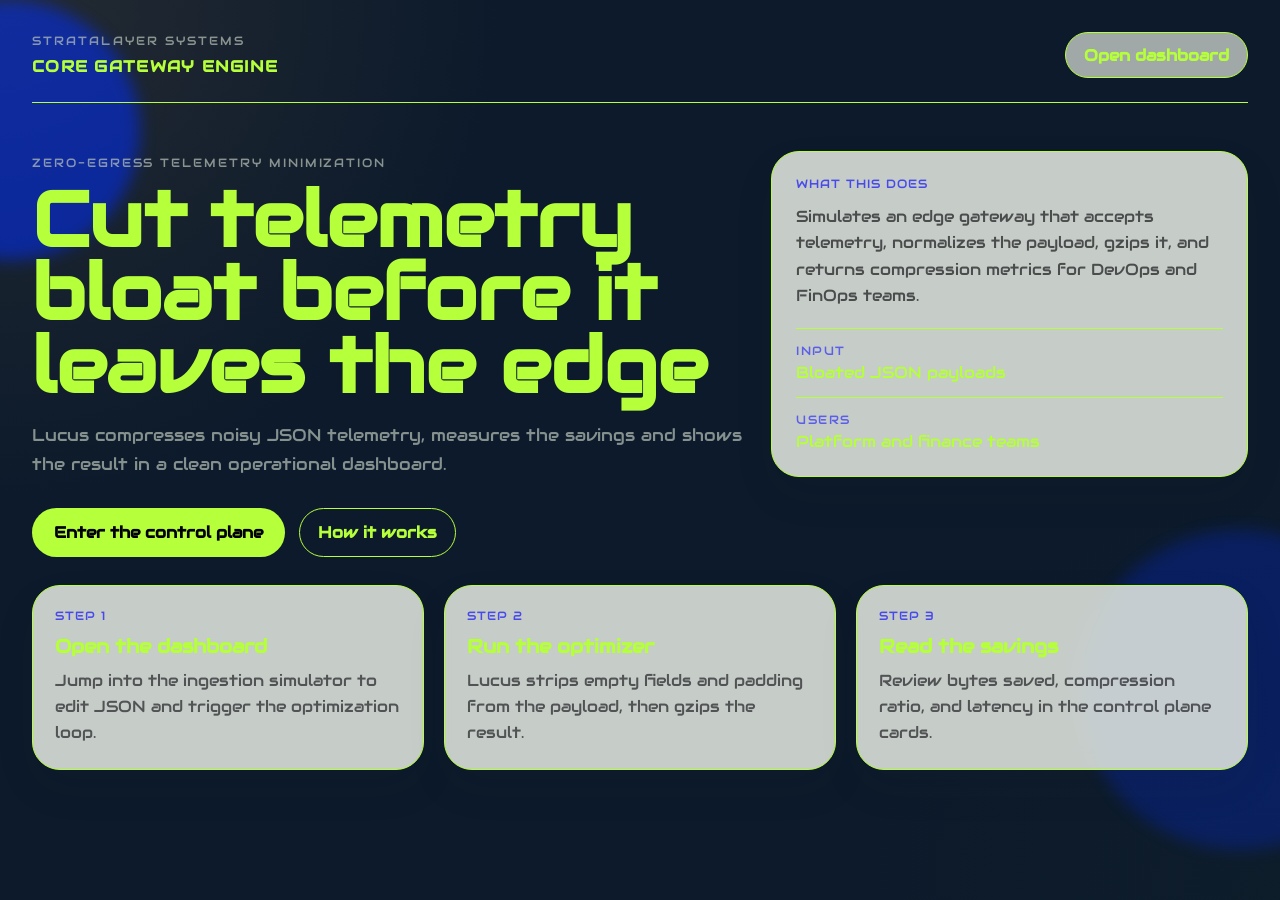
<file: index.html>
<!doctype html>
<html lang="en">
<head>
  <meta charset="utf-8">
  <meta name="viewport" content="width=device-width, initial-scale=1">
  <title>Lucus Core Gateway Engine</title>
  <meta name="description" content="Zero-egress edge minimization framework for telemetry compression.">
  <link rel="preconnect" href="https://fonts.googleapis.com">
  <link rel="preconnect" href="https://fonts.gstatic.com" crossorigin>
  <link href="https://fonts.googleapis.com/css2?family=Audiowide&display=swap" rel="stylesheet">
  <link rel="stylesheet" href="css/styles.css">
</head>
<body>
  <main class="landing-shell">
    <section class="backdrop backdrop-one" aria-hidden="true"></section>
    <section class="backdrop backdrop-two" aria-hidden="true"></section>

    <header class="top-nav">
      <div>
        <p class="eyebrow">StrataLayer Systems</p>
        <strong class="nav-brand">Core Gateway Engine</strong>
      </div>
      <a class="secondary-button" href="dashboard.html">Open dashboard</a>
    </header>

    <section class="hero">
      <div class="hero-copy">
        <p class="section-label">Zero-egress telemetry minimization</p>
        <h1>Cut telemetry bloat before it leaves the edge</h1>
        <p class="hero-lead">
          Lucus compresses noisy JSON telemetry, measures the savings and shows the result in a clean operational dashboard.
        </p>

        <div class="cta-row">
          <a class="primary-button" href="dashboard.html">Enter the control plane</a>
          <a class="ghost-link" href="#how-it-works">How it works</a>
        </div>
      </div>

      <aside class="hero-card">
        <span class="metric-label">What this does</span>
        <p class="hero-summary">
          Simulates an edge gateway that accepts telemetry, normalizes the payload, gzips it, and returns compression metrics for DevOps and FinOps teams.
        </p>
        <dl class="feature-stats">
          <div>
            <dt>Input</dt>
            <dd>Bloated JSON payloads</dd>
          </div>
          <div>
            <dt>Users</dt>
            <dd>Platform and finance teams</dd>
          </div>
        </dl>
      </aside>
    </section>

    <section class="feature-grid" id="how-it-works">
      <article class="mini-card">
        <span class="metric-label">Step 1</span>
        <h2>Open the dashboard</h2>
        <p>Jump into the ingestion simulator to edit JSON and trigger the optimization loop.</p>
      </article>
      <article class="mini-card">
        <span class="metric-label">Step 2</span>
        <h2>Run the optimizer</h2>
        <p>Lucus strips empty fields and padding from the payload, then gzips the result.</p>
      </article>
      <article class="mini-card">
        <span class="metric-label">Step 3</span>
        <h2>Read the savings</h2>
        <p>Review bytes saved, compression ratio, and latency in the control plane cards.</p>
      </article>
    </section>
  </main>
</body>
</html>
</file>
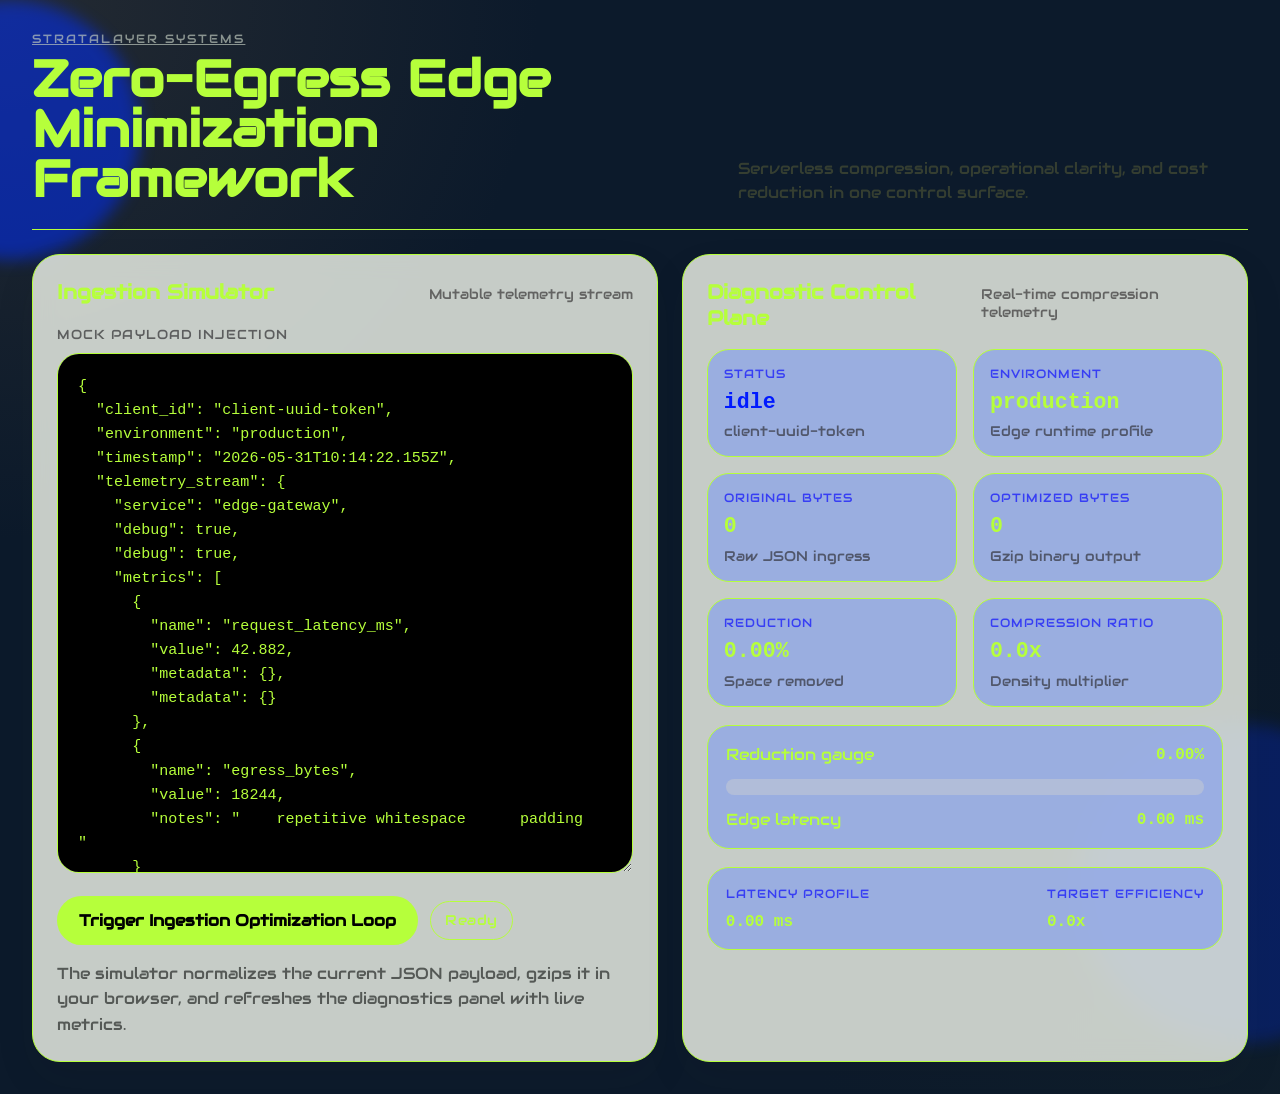
<file: dashboard.html>
<!doctype html>
<html lang="en">
<head>
  <meta charset="utf-8">
  <meta name="viewport" content="width=device-width, initial-scale=1">
  <title>Lucus Dashboard</title>
  <meta name="description" content="Ingestion simulator and compression diagnostics for Lucus.">
  <link rel="preconnect" href="https://fonts.googleapis.com">
  <link rel="preconnect" href="https://fonts.gstatic.com" crossorigin>
  <link href="https://fonts.googleapis.com/css2?family=Audiowide&display=swap" rel="stylesheet">
  <link rel="stylesheet" href="css/styles.css">
</head>
<body>
  <main class="shell">
    <section class="backdrop backdrop-one" aria-hidden="true"></section>
    <section class="backdrop backdrop-two" aria-hidden="true"></section>

    <header class="header">
      <div>
        <p class="eyebrow"><a href="index.html" style="color: inherit;">StrataLayer Systems</a></p>
        <h1>Zero-Egress Edge Minimization Framework</h1>
      </div>
      <p class="header-note">
        Serverless compression, operational clarity, and cost reduction in one control surface.
      </p>
    </header>

    <section class="dashboard">
      <section class="panel terminal-panel">
        <div class="panel-heading">
          <h2>Ingestion Simulator</h2>
          <span>Mutable telemetry stream</span>
        </div>
        <label class="terminal-label" for="telemetry-input">Mock payload injection</label>
        <textarea id="telemetry-input" class="terminal-input" spellcheck="false"></textarea>
        <div class="actions">
          <button id="optimize-button" class="primary-button" type="button">Trigger Ingestion Optimization Loop</button>
          <div id="status-chip" class="status-chip" data-state="idle">Ready</div>
        </div>
        <p class="supporting-copy">
          The simulator normalizes the current JSON payload, gzips it in your browser, and
          refreshes the diagnostics panel with live metrics.
        </p>
        <p id="error-banner" class="error-banner" hidden></p>
      </section>

      <section class="panel analytics-panel">
        <div class="panel-heading">
          <h2>Diagnostic Control Plane</h2>
          <span>Real-time compression telemetry</span>
        </div>

        <div class="metric-grid">
          <article class="metric-card">
            <span class="metric-label">Status</span>
            <strong class="metric-value status-value" id="m-status">idle</strong>
            <p class="metric-subtext" id="m-client">client-uuid-token</p>
          </article>
          <article class="metric-card">
            <span class="metric-label">Environment</span>
            <strong class="metric-value" id="m-env">production</strong>
            <p class="metric-subtext">Edge runtime profile</p>
          </article>
          <article class="metric-card">
            <span class="metric-label">Original bytes</span>
            <strong class="metric-value" id="m-original">0</strong>
            <p class="metric-subtext">Raw JSON ingress</p>
          </article>
          <article class="metric-card">
            <span class="metric-label">Optimized bytes</span>
            <strong class="metric-value" id="m-optimized">0</strong>
            <p class="metric-subtext">Gzip binary output</p>
          </article>
          <article class="metric-card">
            <span class="metric-label">Reduction</span>
            <strong class="metric-value" id="m-reduction">0.00%</strong>
            <p class="metric-subtext">Space removed</p>
          </article>
          <article class="metric-card">
            <span class="metric-label">Compression ratio</span>
            <strong class="metric-value" id="m-ratio">0.0x</strong>
            <p class="metric-subtext">Density multiplier</p>
          </article>
        </div>

        <div class="chart-card">
          <div class="chart-header">
            <span>Reduction gauge</span>
            <strong id="gauge-label">0.00%</strong>
          </div>
          <div class="bar-track" aria-hidden="true">
            <div class="bar-fill" id="gauge-fill" style="width: 0%"></div>
          </div>
          <div class="chart-footer">
            <span>Edge latency</span>
            <strong id="m-latency">0.00 ms</strong>
          </div>
        </div>

        <div class="insight-strip">
          <div>
            <span class="metric-label">Latency profile</span>
            <strong id="m-latency-2">0.00 ms</strong>
          </div>
          <div>
            <span class="metric-label">Target efficiency</span>
            <strong id="m-ratio-2">0.0x</strong>
          </div>
        </div>
      </section>
    </section>
  </main>

  <script src="js/dashboard.js"></script>
</body>
</html>
</file>
<file: css/styles.css>
/* Fonts are loaded from Google Fonts in each HTML page's <head>. */
:root {
  --font-sans: 'Audiowide';
  --font-mono: 'JetBrains Mono';
}


.audiowide-regular {
  font-family: "Audiowide", sans-serif;
  font-weight: 400;
  font-style: normal;
}

:root {
  --canvas: #0C1A2B;
  --surface: #0C1A2B;
  --ink: #B6FF3B;
  --border: #B6FF3B;
  --success: #001aff;
  --shadow: rgba(41, 44, 42, 0.08);
  --warning: #000000;
}

* {
  box-sizing: border-box;
}

html {
  color-scheme: light;
}

body {
  margin: 0;
  min-height: 100vh;
  background:
    radial-gradient(circle at top left, rgba(56, 56, 56, 0.55), transparent 32%),
    radial-gradient(circle at bottom right, rgba(38, 61, 34, 0.08), transparent 28%),
    var(--canvas);
  color: var(--ink);
  font-family: var(--font-sans), sans-serif;
}

button,
textarea {
  font: inherit;
}

.shell {
  position: relative;
  max-width: 1440px;
  margin: 0 auto;
  padding: 32px;
  overflow: hidden;
}

.landing-shell {
  position: relative;
  max-width: 1440px;
  min-height: 100vh;
  margin: 0 auto;
  padding: 32px;
  overflow: hidden;
}

.backdrop {
  position: absolute;
  border-radius: 999px;
  filter: blur(8px);
  opacity: 0.65;
  pointer-events: none;
}

.backdrop-one {
  inset: 0 auto auto -120px;
  width: 260px;
  height: 260px;
  background: rgba(1, 47, 255, 0.8);
}

.backdrop-two {
  inset: auto -120px 50px auto;
  width: 320px;
  height: 320px;
  background: rgba(1, 47, 255, 0.38);
}

.header {
  position: relative;
  z-index: 1;
  display: flex;
  justify-content: space-between;
  gap: 24px;
  align-items: flex-end;
  padding-bottom: 24px;
  border-bottom: 1px solid var(--border);
}

.eyebrow {
  margin: 0 0 8px;
  letter-spacing: 0.18em;
  text-transform: uppercase;
  font-size: 0.72rem;
  color: rgba(192, 202, 190, 0.68);
}

.header h1 {
  margin: 0;
  font-size: clamp(2rem, 4vw, 3.6rem);
  line-height: 0.98;
  max-width: 12ch;
}

.header-note {
  margin: 0;
  max-width: 34ch;
  font-size: 0.98rem;
  line-height: 1.55;
  color: rgba(65, 73, 51, 0.78);
}

.top-nav {
  position: relative;
  z-index: 1;
  display: flex;
  align-items: center;
  justify-content: space-between;
  gap: 24px;
  padding-bottom: 24px;
  border-bottom: 1px solid var(--border);
}

.nav-brand {
  display: block;
  margin-top: 4px;
  font-size: 1rem;
  letter-spacing: 0.08em;
  text-transform: uppercase;
}

.section-label {
  display: inline-block;
  margin: 0 0 14px;
  letter-spacing: 0.16em;
  text-transform: uppercase;
  font-size: 0.76rem;
  color: rgba(192, 202, 190, 0.68);
}

.hero {
  position: relative;
  z-index: 1;
  display: grid;
  grid-template-columns: minmax(0, 1.2fr) minmax(320px, 0.8fr);
  gap: 24px;
  align-items: start;
  padding: 48px 0 28px;
}

.hero-copy h1 {
  margin: 0;
  max-width: 12ch;
  font-size: clamp(2.6rem, 6vw, 5.4rem);
  line-height: 0.95;
}

.hero-lead {
  max-width: 48ch;
  margin: 18px 0 0;
  font-size: 1.08rem;
  line-height: 1.7;
  color: rgba(192, 202, 190, 0.68)
}

.cta-row {
  display: flex;
  flex-wrap: wrap;
  gap: 14px;
  margin-top: 28px;
}

.secondary-button,
.ghost-link {
  display: inline-flex;
  align-items: center;
  justify-content: center;
  min-height: 46px;
  padding: 0 18px;
  border-radius: 999px;
  border: 1px solid var(--border);
  color: var(--ink);
  text-decoration: none;
  font-weight: 600;
  background: rgba(240, 245, 235, 0.65);
}

.ghost-link {
  background: transparent;
}

.hero-card,
.mini-card {
  border: 1px solid var(--border);
  border-radius: 28px;
  background: rgba(240, 245, 235, 0.82);
  box-shadow: 0 18px 40px var(--shadow);
  backdrop-filter: blur(12px);
}

.hero-card {
  padding: 24px;
}

.hero-summary {
  margin: 12px 0 18px;
  font-size: 1rem;
  line-height: 1.65;
  color: rgba(41, 41, 44, 0.78);
}

.feature-stats {
  margin: 0;
  display: grid;
  gap: 14px;
}

.feature-stats div {
  padding-top: 14px;
  border-top: 1px solid var(--border);
}

.feature-stats dt {
  margin: 0 0 4px;
  font-size: 0.76rem;
  letter-spacing: 0.12em;
  text-transform: uppercase;
  color: rgba(21, 21, 255, 0.6);
}

.feature-stats dd {
  margin: 0;
  font-size: 1rem;
}

.feature-grid {
  position: relative;
  z-index: 1;
  display: grid;
  grid-template-columns: repeat(3, minmax(0, 1fr));
  gap: 20px;
  padding-bottom: 40px;
}

.mini-card {
  padding: 22px;
}

.mini-card h2 {
  margin: 10px 0 10px;
  font-size: 1.2rem;
}

.mini-card p {
  margin: 0;
  line-height: 1.65;
  color: rgba(41, 41, 44, 0.74);
}

.dashboard {
  position: relative;
  z-index: 1;
  display: grid;
  grid-template-columns: 1.05fr 0.95fr;
  gap: 24px;
  padding-top: 24px;
}

.panel {
  background: rgba(240, 245, 235, 0.82);
  border: 1px solid var(--border);
  border-radius: 28px;
  box-shadow: 0 18px 40px var(--shadow);
  backdrop-filter: blur(12px);
}

.terminal-panel,
.analytics-panel {
  padding: 24px;
}

.panel-heading {
  display: flex;
  justify-content: space-between;
  align-items: baseline;
  gap: 16px;
  margin-bottom: 18px;
}

.panel-heading h2 {
  margin: 0;
  font-size: 1.25rem;
}

.panel-heading span {
  font-size: 0.88rem;
  color: rgba(44, 41, 41, 0.64);
}

.terminal-label {
  display: inline-block;
  margin-bottom: 10px;
  font-size: 0.84rem;
  letter-spacing: 0.08em;
  text-transform: uppercase;
  color: rgba(41, 41, 44, 0.68);
}

.terminal-input {
  width: 100%;
  min-height: 520px;
  resize: vertical;
  border: 1px solid var(--border);
  border-radius: 22px;
  padding: 20px;
  background: #000000;
  color: var(--ink);
  font-family: var(--font-mono), monospace;
  font-size: 0.94rem;
  line-height: 1.6;
  outline: none;
}

.terminal-input:focus {
  border-color: rgba(80, 108, 56, 0.45);
  box-shadow: 0 0 0 4px rgba(96, 108, 56, 0.08);
}

.actions {
  display: flex;
  flex-wrap: wrap;
  gap: 12px;
  align-items: center;
  margin-top: 18px;
}

.primary-button {
  border: none;
  border-radius: 999px;
  padding: 14px 22px;
  background: var(--ink);
  color: #000000;
  font-weight: 600;
  cursor: pointer;
  transition: transform 160ms ease, opacity 160ms ease, background 160ms ease;
}

.primary-button:hover:not(:disabled) {
  transform: translateY(-1px);
  background: #215a0f;
}

.primary-button:disabled {
  opacity: 0.7;
  cursor: progress;
}

.status-chip {
  border-radius: 999px;
  padding: 10px 14px;
  border: 1px solid var(--border);
  font-size: 0.85rem;
  letter-spacing: 0.04em;
}

.status-chip[data-state='active'] {
  color: var(--success);
  border-color: rgba(77, 108, 56, 0.3);
  background: rgba(65, 108, 56, 0.08);
}

.supporting-copy {
  margin: 16px 0 0;
  color: rgba(42, 44, 41, 0.72);
  line-height: 1.6;
}

.error-banner {
  margin: 16px 0 0;
  padding: 14px 16px;
  border-radius: 16px;
  background: rgba(47, 58, 122, 0.08);
  color: var(--warning);
  border: 1px solid rgba(48, 47, 122, 0.2);
}

.metric-grid {
  display: grid;
  grid-template-columns: repeat(2, minmax(0, 1fr));
  gap: 16px;
}

.metric-card,
.chart-card,
.insight-strip {
  border: 1px solid var(--border);
  border-radius: 22px;
  background: rgba(137, 163, 235, 0.7);
}

.metric-card {
  padding: 16px;
}

.metric-label {
  display: block;
  margin-bottom: 8px;
  font-size: 0.78rem;
  letter-spacing: 0.08em;
  text-transform: uppercase;
  color: rgba(0, 0, 255, 0.64);
}

.metric-value {
  display: block;
  font-size: 1.35rem;
  line-height: 1.15;
  font-family: var(--font-mono), monospace;
}

.status-value {
  color: var(--success);
}

.metric-subtext {
  margin: 8px 0 0;
  color: rgba(41, 41, 44, 0.65);
  font-size: 0.88rem;
}

.chart-card {
  margin-top: 18px;
  padding: 18px;
}

.chart-header,
.chart-footer,
.insight-strip {
  display: flex;
  justify-content: space-between;
  gap: 16px;
  align-items: center;
}

.chart-header {
  margin-bottom: 14px;
}

.bar-track {
  width: 100%;
  height: 16px;
  border-radius: 999px;
  background: rgba(197, 202, 212, 0.55);
  overflow: hidden;
}

.bar-fill {
  height: 100%;
  border-radius: inherit;
  background: linear-gradient(90deg, rgba(96, 108, 56, 0.82), rgba(96, 108, 56, 0.48));
  transition: width 260ms ease;
}

.chart-footer {
  margin-top: 14px;
}

.insight-strip {
  margin-top: 18px;
  padding: 18px;
}

.insight-strip strong,
.chart-header strong,
.chart-footer strong {
  font-family: var(--font-mono), monospace;
}

@media (max-width: 1100px) {
  .hero,
  .feature-grid,
  .dashboard {
    grid-template-columns: 1fr;
  }

  .terminal-input {
    min-height: 360px;
  }
}

@media (max-width: 720px) {
  .shell {
    padding: 18px;
  }

  .landing-shell {
    padding: 18px;
  }

  .header {
    flex-direction: column;
    align-items: start;
  }

  .top-nav {
    flex-direction: column;
    align-items: start;
  }

  .metric-grid {
    grid-template-columns: 1fr;
  }

  .terminal-panel,
  .analytics-panel {
    padding: 18px;
  }

  .hero {
    padding-top: 32px;
  }
}

a.primary-button {
  display: inline-flex;
  align-items: center;
  text-decoration: none;
}
</file>
